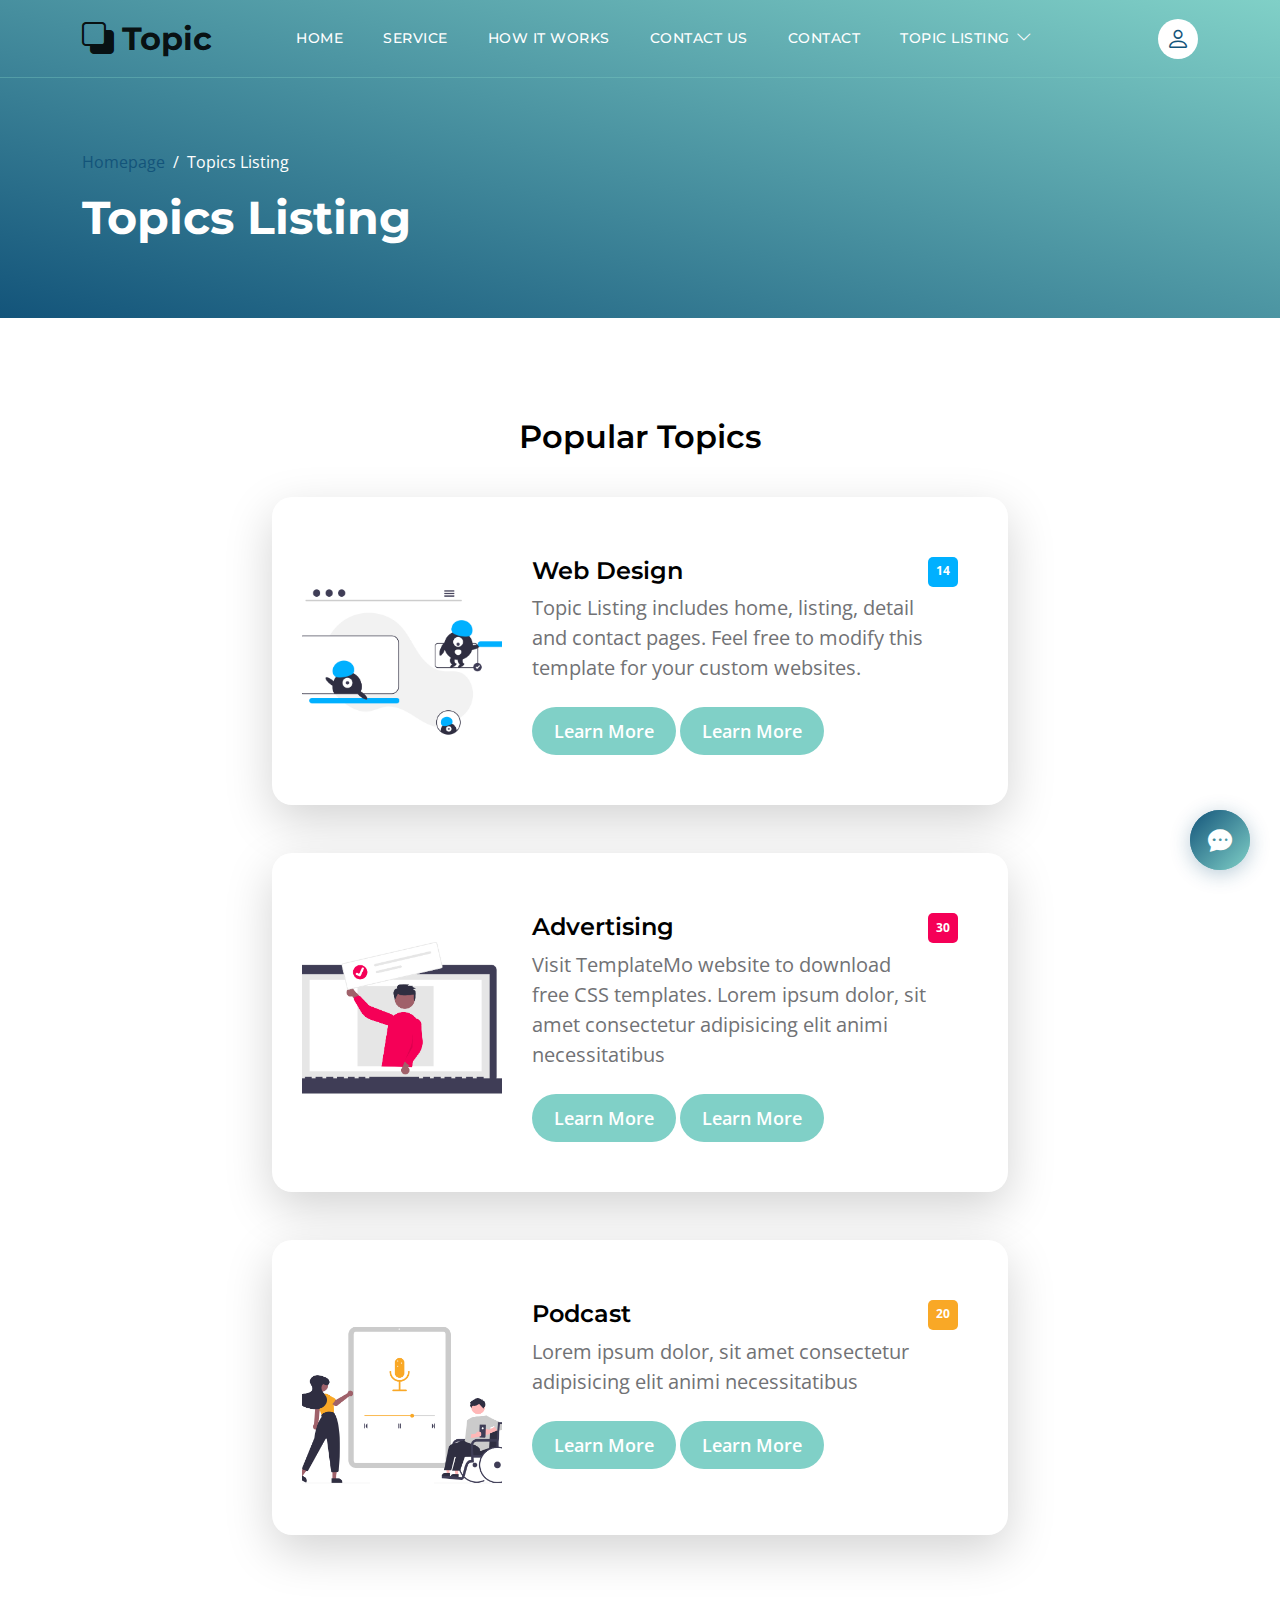
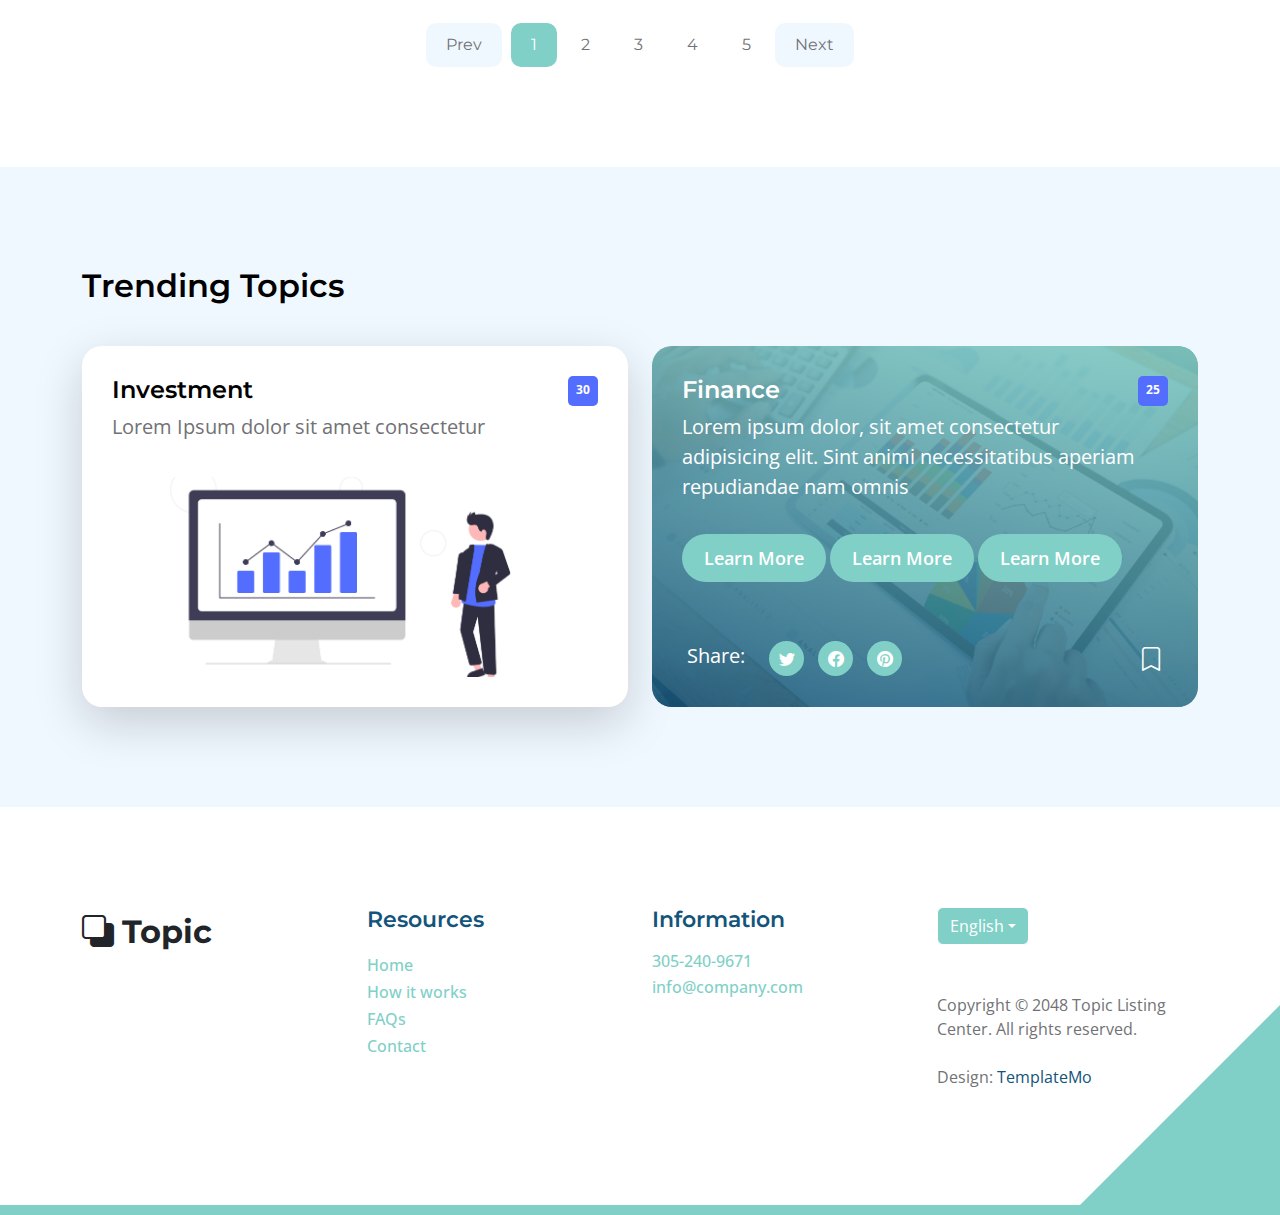
<file: topic-detail.html>
<!doctype html>
<html lang="en">
    <head>
        <meta charset="utf-8">
        <meta name="viewport" content="width=device-width, initial-scale=1">

        <meta name="description" content="">
        <meta name="author" content="">

        <title>Topic Detail Page</title>

        <!-- CSS FILES -->        
        <link rel="preconnect" href="https://fonts.googleapis.com">
        
        <link rel="preconnect" href="https://fonts.gstatic.com" crossorigin>

        <link href="https://fonts.googleapis.com/css2?family=Montserrat:wght@500;600;700&family=Open+Sans&display=swap" rel="stylesheet">
                        
        <link href="css/bootstrap.min.css" rel="stylesheet">

        <link href="css/bootstrap-icons.css" rel="stylesheet">

        <link href="css/templatemo-topic-listing.css" rel="stylesheet">
    </head>
    
    <body id="top">

        <main>

            <nav class="navbar navbar-expand-lg">
                <div class="container">
                    <a class="navbar-brand" href="index.html">
                        <i class="bi-back"></i>
                        <span>Topic</span>
                    </a>

                    <div class="d-lg-none ms-auto me-4">
                        <a href="#top" class="navbar-icon bi-person smoothscroll"></a>
                    </div>
    
                    <button class="navbar-toggler" type="button" data-bs-toggle="collapse" data-bs-target="#navbarNav" aria-controls="navbarNav" aria-expanded="false" aria-label="Toggle navigation">
                        <span class="navbar-toggler-icon"></span>
                    </button>
    
                    <div class="collapse navbar-collapse" id="navbarNav">
                        <ul class="navbar-nav ms-lg-5 me-lg-auto">
                            <li class="nav-item">
                                <a class="nav-link click-scroll" href="index.html#section_1">Home</a>
                            </li>

                            <li class="nav-item">
                                <a class="nav-link click-scroll" href="index.html#section_2">Service</a>
                            </li>
    
                            <li class="nav-item">
                                <a class="nav-link click-scroll" href="index.html#section_3">Teams</a>
                            </li>

                            <li class="nav-item">
                                <a class="nav-link click-scroll" href="index.html#section_4">Contact Us</a>
                            </li>
    
                            <li class="nav-item">
                                <a class="nav-link click-scroll" href="index.html#section_5">Contact</a>
                            </li>

                            <li class="nav-item dropdown">
                                <a class="nav-link dropdown-toggle" href="#section_5" id="navbarLightDropdownMenuLink" role="button" data-bs-toggle="dropdown" aria-expanded="false">Topic Listing</a>

                                <ul class="dropdown-menu dropdown-menu-light" aria-labelledby="navbarLightDropdownMenuLink">
                                    <li><a class="dropdown-item" href="topics-listing.html">All Topics</a></li>

                                    <li><a class="dropdown-item" href="topic-detail.html?topic=finance">Finance</a></li>
                                    
                                    <li><a class="dropdown-item" href="topic-detail.html?topic=design">Design</a></li>
                                    
                                    <li><a class="dropdown-item" href="topic-detail.html?topic=marketing">Marketing</a></li>
                                </ul>
                            </li>
                        </ul>

                        <div class="d-none d-lg-block">
                            <a href="#top" class="navbar-icon bi-person smoothscroll"></a>
                        </div>
                    </div>
                </div>
            </nav>
            

            <header class="site-header d-flex flex-column justify-content-center align-items-center">
                <div class="container">
                    <div class="row justify-content-center align-items-center">

                        <div class="col-lg-5 col-12 mb-5">
                            <nav aria-label="breadcrumb">
                                <ol class="breadcrumb">
                                    <li class="breadcrumb-item"><a href="index.html">Homepage</a></li>

                                    <li class="breadcrumb-item active" aria-current="page" id="topic-breadcrumb">Topic</li>
                                </ol>
                            </nav>

                            <h2 class="text-white" id="topic-title">Topic Details</h2>

                            <div class="d-flex align-items-center mt-5">
                                <a href="#topics-detail" class="btn custom-btn custom-border-btn smoothscroll me-4">Read More</a>

                                <a href="#top" class="custom-icon bi-bookmark smoothscroll"></a>
                            </div>
                        </div>

                        <div class="col-lg-5 col-12">
                            <div class="topics-detail-block bg-white shadow-lg">
                                <img id="topic-header-image" src="" class="topics-detail-block-image img-fluid" alt="">
                            </div>
                        </div>

                    </div>
                </div>
            </header>


            <section class="topics-detail-section section-padding" id="topics-detail">
                <div class="container">
                    <div class="row">

                        <div class="col-lg-8 col-12 m-auto">
                            <h3 id="topic-detail-title" class="mb-4">Topic Details</h3>

                            <div id="topic-content">
                                <!-- Topic content will be loaded here -->
                            </div>

                            <div class="row my-4" id="topic-images">
                                <!-- Additional images will be loaded here -->
                            </div>

                            <div id="topic-additional-content">
                                <!-- Additional content will be loaded here -->
                            </div>
                        </div>

                    </div>
                </div>
            </section>


            <section class="section-padding section-bg">
                <div class="container">
                    <div class="row justify-content-center">

                        <div class="col-lg-5 col-12">
                            <img src="https://images.pexels.com/photos/5212345/pexels-photo-5212345.jpeg?auto=compress&cs=tinysrgb&w=600" class="newsletter-image img-fluid" alt="">
                        </div>

                        <div class="col-lg-5 col-12 subscribe-form-wrap d-flex justify-content-center align-items-center">
                            <form class="custom-form subscribe-form" action="#" method="post" role="form">
                                <h4 class="mb-4 pb-2">Get Newsletter</h4>

                                <input type="email" name="subscribe-email" id="subscribe-email" pattern="[^ @]*@[^ @]*" class="form-control" placeholder="Email Address" required="">

                                <div class="col-lg-12 col-12">
                                    <button type="submit" class="form-control">Subscribe</button>
                                </div>
                            </form>
                        </div>

                    </div>
                </div>
            </section>
        </main>
		
        <footer class="site-footer section-padding">
            <div class="container">
                <div class="row">

                    <div class="col-lg-3 col-12 mb-4 pb-2">
                        <a class="navbar-brand mb-2" href="index.html">
                            <i class="bi-back"></i>
                            <span>Topic</span>
                        </a>
                    </div>

                    <div class="col-lg-3 col-md-4 col-6">
                        <h6 class="site-footer-title mb-3">Resources</h6>

                        <ul class="site-footer-links">
                            <li class="site-footer-link-item">
                                <a href="#" class="site-footer-link">Home</a>
                            </li>

                            <li class="site-footer-link-item">
                                <a href="#" class="site-footer-link">How it works</a>
                            </li>

                            <li class="site-footer-link-item">
                                <a href="#" class="site-footer-link">FAQs</a>
                            </li>

                            <li class="site-footer-link-item">
                                <a href="#" class="site-footer-link">Contact</a>
                            </li>
                        </ul>
                    </div>

                    <div class="col-lg-3 col-md-4 col-6 mb-4 mb-lg-0">
                        <h6 class="site-footer-title mb-3">Information</h6>

                        <p class="text-white d-flex mb-1">
                            <a href="tel: 305-240-9671" class="site-footer-link">
                                305-240-9671
                            </a>
                        </p>

                        <p class="text-white d-flex">
                            <a href="mailto:info@company.com" class="site-footer-link">
                                info@company.com
                            </a>
                        </p>
                    </div>

                    <div class="col-lg-3 col-md-4 col-12 mt-4 mt-lg-0 ms-auto">
                        <div class="dropdown">
                            <button class="btn btn-secondary dropdown-toggle" type="button" data-bs-toggle="dropdown" aria-expanded="false">
                            English</button>

                            <ul class="dropdown-menu">
                                <li><button class="dropdown-item" type="button">Thai</button></li>

                                <li><button class="dropdown-item" type="button">Myanmar</button></li>

                                <li><button class="dropdown-item" type="button">Arabic</button></li>
                            </ul>
                        </div>

                        <p class="copyright-text mt-lg-5 mt-4">Copyright © 2048 Topic Listing Center. All rights reserved.
                        <br><br>Design: <a rel="nofollow" href="https://templatemo.com" target="_blank">TemplateMo</a></p>
                        
                    </div>

                </div>
            </div>
        </footer>

        <!-- LIVE CHAT BUTTON -->
        <a href="#" class="live-chat-button" id="liveChatBtn">
            <span class="chat-tooltip">Chat with us!</span>
            <i class="bi-chat-dots-fill"></i>
        </a>

        <!-- JAVASCRIPT FILES -->
        <script src="js/jquery.min.js"></script>
        <script src="js/bootstrap.bundle.min.js"></script>
        <script src="js/jquery.sticky.js"></script>
        <script src="js/custom.js"></script>
        <script src="js/topic-detail.js"></script>
        <script src="js/live-chat.js"></script>

    </body>
</html>
</file>
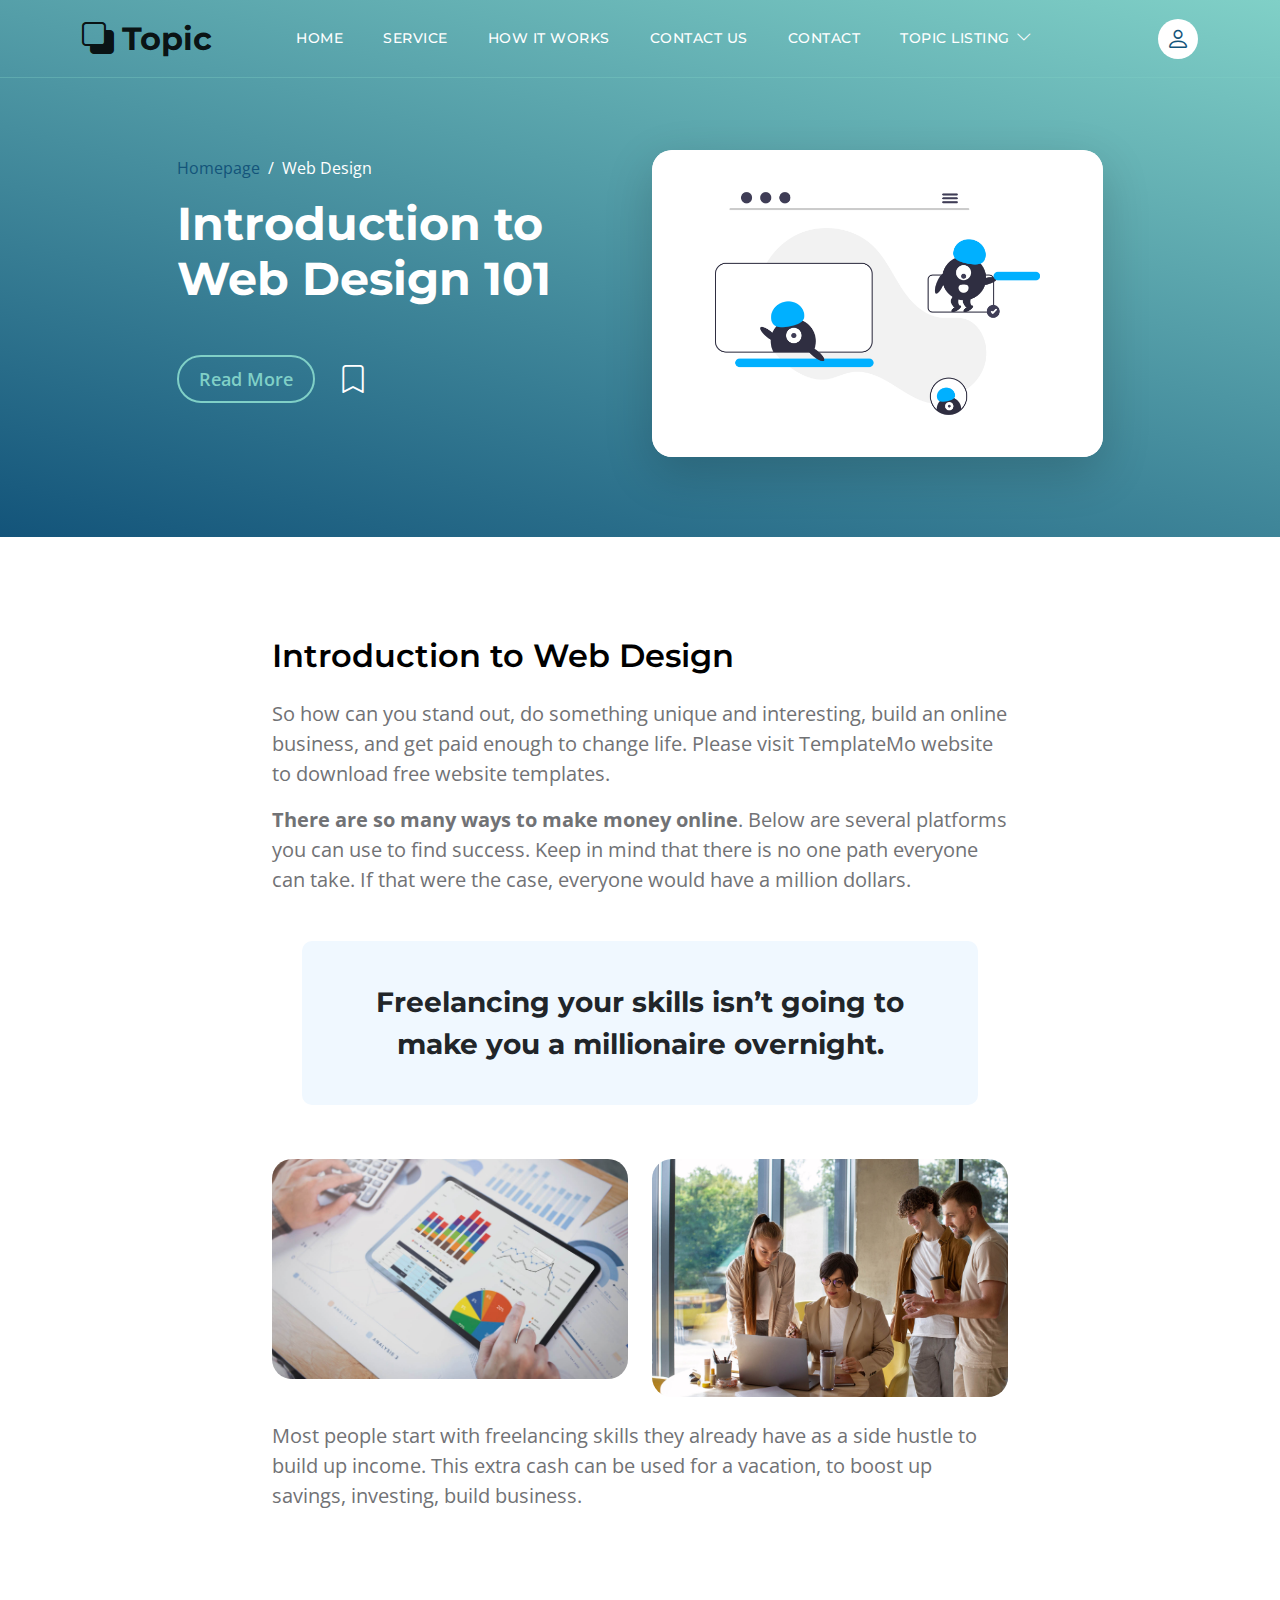
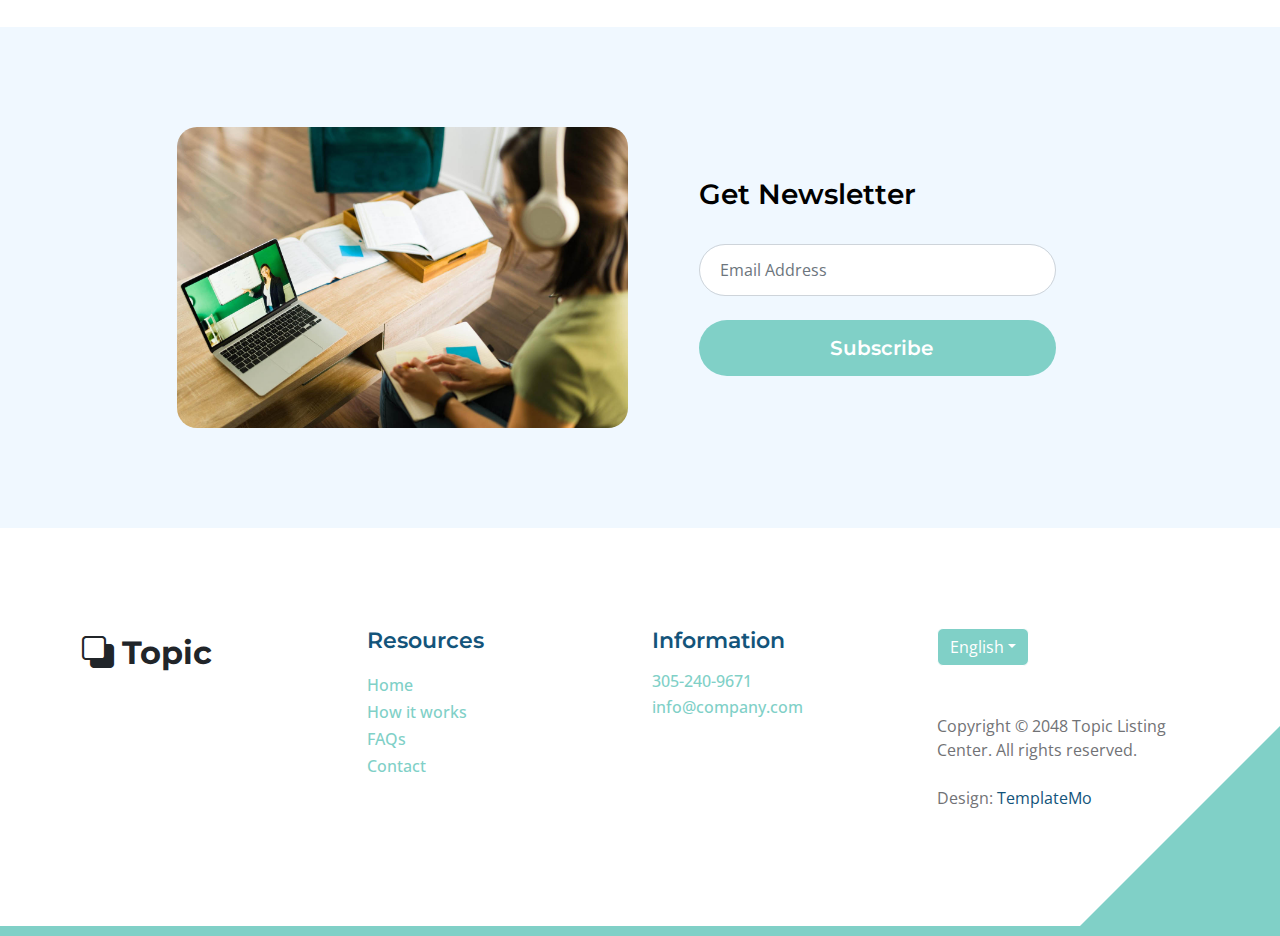
<file: topics-detail.html>
<!doctype html>
<html lang="en">
    <head>
        <meta charset="utf-8">
        <meta name="viewport" content="width=device-width, initial-scale=1">

        <meta name="description" content="">
        <meta name="author" content="">

        <title>Topic Detail Page</title>

        <!-- CSS FILES -->        
        <link rel="preconnect" href="https://fonts.googleapis.com">
        
        <link rel="preconnect" href="https://fonts.gstatic.com" crossorigin>

        <link href="https://fonts.googleapis.com/css2?family=Montserrat:wght@500;600;700&family=Open+Sans&display=swap" rel="stylesheet">
                        
        <link href="css/bootstrap.min.css" rel="stylesheet">

        <link href="css/bootstrap-icons.css" rel="stylesheet">

        <link href="css/templatemo-topic-listing.css" rel="stylesheet">
<!--

TemplateMo 590 topic listing

https://templatemo.com/tm-590-topic-listing

-->
    </head>
    
    <body id="top">

        <main>

            <nav class="navbar navbar-expand-lg">
                <div class="container">
                    <a class="navbar-brand" href="index.html">
                        <i class="bi-back"></i>
                        <span>Topic</span>
                    </a>

                    <div class="d-lg-none ms-auto me-4">
                        <a href="#top" class="navbar-icon bi-person smoothscroll"></a>
                    </div>
    
                    <button class="navbar-toggler" type="button" data-bs-toggle="collapse" data-bs-target="#navbarNav" aria-controls="navbarNav" aria-expanded="false" aria-label="Toggle navigation">
                        <span class="navbar-toggler-icon"></span>
                    </button>
    
                    <div class="collapse navbar-collapse" id="navbarNav">
                        <ul class="navbar-nav ms-lg-5 me-lg-auto">
                            <li class="nav-item">
                                <a class="nav-link click-scroll" href="index.html#section_1">Home</a>
                            </li>

                            <li class="nav-item">
                                <a class="nav-link click-scroll" href="index.html#section_2">Service</a>
                            </li>
    
                            <li class="nav-item">
                                <a class="nav-link click-scroll" href="index.html#section_3">How it works</a>
                            </li>

                            <li class="nav-item">
                                <a class="nav-link click-scroll" href="index.html#section_4">Contact Us</a>
                            </li>
    
                            <li class="nav-item">
                                <a class="nav-link click-scroll" href="index.html#section_5">Contact</a>
                            </li>

                            <li class="nav-item dropdown">
                                <a class="nav-link dropdown-toggle" href="#section_5" id="navbarLightDropdownMenuLink" role="button" data-bs-toggle="dropdown" aria-expanded="false">Topic Listing</a>

                                <ul class="dropdown-menu dropdown-menu-light" aria-labelledby="navbarLightDropdownMenuLink">
                                    <li><a class="dropdown-item" href="topics-listing.html">All Topics</a></li>

                                    <li><a class="dropdown-item" href="topic-detail.html?topic=finance">Finance</a></li>
                                    
                                    <li><a class="dropdown-item" href="topic-detail.html?topic=design">Design</a></li>
                                    
                                    <li><a class="dropdown-item" href="topic-detail.html?topic=marketing">Marketing</a></li>
                                </ul>
                            </li>
                        </ul>

                        <div class="d-none d-lg-block">
                            <a href="#top" class="navbar-icon bi-person smoothscroll"></a>
                        </div>
                    </div>
                </div>
            </nav>
            

            <header class="site-header d-flex flex-column justify-content-center align-items-center">
                <div class="container">
                    <div class="row justify-content-center align-items-center">

                        <div class="col-lg-5 col-12 mb-5">
                            <nav aria-label="breadcrumb">
                                <ol class="breadcrumb">
                                    <li class="breadcrumb-item"><a href="index.html">Homepage</a></li>

                                    <li class="breadcrumb-item active" aria-current="page">Web Design</li>
                                </ol>
                            </nav>

                            <h2 class="text-white">Introduction to <br> Web Design 101</h2>

                            <div class="d-flex align-items-center mt-5">
                                <a href="#topics-detail" class="btn custom-btn custom-border-btn smoothscroll me-4">Read More</a>

                                <a href="#top" class="custom-icon bi-bookmark smoothscroll"></a>
                            </div>
                        </div>

                        <div class="col-lg-5 col-12">
                            <div class="topics-detail-block bg-white shadow-lg">
                                <img src="images/topics/undraw_Remote_design_team_re_urdx.png" class="topics-detail-block-image img-fluid">
                            </div>
                        </div>

                    </div>
                </div>
            </header>


            <section class="topics-detail-section section-padding" id="topics-detail">
                <div class="container">
                    <div class="row">

                        <div class="col-lg-8 col-12 m-auto">
                            <h3 class="mb-4">Introduction to Web Design</h3>

                            <p>So how can you stand out, do something unique and interesting, build an online business, and get paid enough to change life. Please visit TemplateMo website to download free website templates.</p>

                            <p><strong>There are so many ways to make money online</strong>. Below are several platforms you can use to find success. Keep in mind that there is no one path everyone can take. If that were the case, everyone would have a million dollars.</p>

                            <blockquote>
                                Freelancing your skills isn’t going to make you a millionaire overnight.
                            </blockquote>

                            <div class="row my-4">
                                <div class="col-lg-6 col-md-6 col-12">
                                    <img src="images/businesswoman-using-tablet-analysis.jpg" class="topics-detail-block-image img-fluid">
                                </div>

                                <div class="col-lg-6 col-md-6 col-12 mt-4 mt-lg-0 mt-md-0">
                                    <img src="images/colleagues-working-cozy-office-medium-shot.jpg" class="topics-detail-block-image img-fluid">
                                </div>
                            </div>

                            <p>Most people start with freelancing skills they already have as a side hustle to build up income. This extra cash can be used for a vacation, to boost up savings, investing, build business.</p>
                        </div>

                    </div>
                </div>
            </section>


            <section class="section-padding section-bg">
                <div class="container">
                    <div class="row justify-content-center">

                        <div class="col-lg-5 col-12">
                            <img src="images/rear-view-young-college-student.jpg" class="newsletter-image img-fluid" alt="">
                        </div>

                        <div class="col-lg-5 col-12 subscribe-form-wrap d-flex justify-content-center align-items-center">
                            <form class="custom-form subscribe-form" action="#" method="post" role="form">
                                <h4 class="mb-4 pb-2">Get Newsletter</h4>

                                <input type="email" name="subscribe-email" id="subscribe-email" pattern="[^ @]*@[^ @]*" class="form-control" placeholder="Email Address" required="">

                                <div class="col-lg-12 col-12">
                                    <button type="submit" class="form-control">Subscribe</button>
                                </div>
                            </form>
                        </div>

                    </div>
                </div>
            </section>
        </main>
		
        <footer class="site-footer section-padding">
            <div class="container">
                <div class="row">

                    <div class="col-lg-3 col-12 mb-4 pb-2">
                        <a class="navbar-brand mb-2" href="index.html">
                            <i class="bi-back"></i>
                            <span>Topic</span>
                        </a>
                    </div>

                    <div class="col-lg-3 col-md-4 col-6">
                        <h6 class="site-footer-title mb-3">Resources</h6>

                        <ul class="site-footer-links">
                            <li class="site-footer-link-item">
                                <a href="#" class="site-footer-link">Home</a>
                            </li>

                            <li class="site-footer-link-item">
                                <a href="#" class="site-footer-link">How it works</a>
                            </li>

                            <li class="site-footer-link-item">
                                <a href="#" class="site-footer-link">FAQs</a>
                            </li>

                            <li class="site-footer-link-item">
                                <a href="#" class="site-footer-link">Contact</a>
                            </li>
                        </ul>
                    </div>

                    <div class="col-lg-3 col-md-4 col-6 mb-4 mb-lg-0">
                        <h6 class="site-footer-title mb-3">Information</h6>

                        <p class="text-white d-flex mb-1">
                            <a href="tel: 305-240-9671" class="site-footer-link">
                                305-240-9671
                            </a>
                        </p>

                        <p class="text-white d-flex">
                            <a href="mailto:info@company.com" class="site-footer-link">
                                info@company.com
                            </a>
                        </p>
                    </div>

                    <div class="col-lg-3 col-md-4 col-12 mt-4 mt-lg-0 ms-auto">
                        <div class="dropdown">
                            <button class="btn btn-secondary dropdown-toggle" type="button" data-bs-toggle="dropdown" aria-expanded="false">
                            English</button>

                            <ul class="dropdown-menu">
                                <li><button class="dropdown-item" type="button">Thai</button></li>

                                <li><button class="dropdown-item" type="button">Myanmar</button></li>

                                <li><button class="dropdown-item" type="button">Arabic</button></li>
                            </ul>
                        </div>

                        <p class="copyright-text mt-lg-5 mt-4">Copyright © 2048 Topic Listing Center. All rights reserved.
                        <br><br>Design: <a rel="nofollow" href="https://templatemo.com" target="_blank">TemplateMo</a></p>
                        
                    </div>

                </div>
            </div>
        </footer>

        <!-- JAVASCRIPT FILES -->
        <script src="js/jquery.min.js"></script>
        <script src="js/bootstrap.bundle.min.js"></script>
        <script src="js/jquery.sticky.js"></script>
        <script src="js/custom.js"></script>

    </body>
</html>
</file>
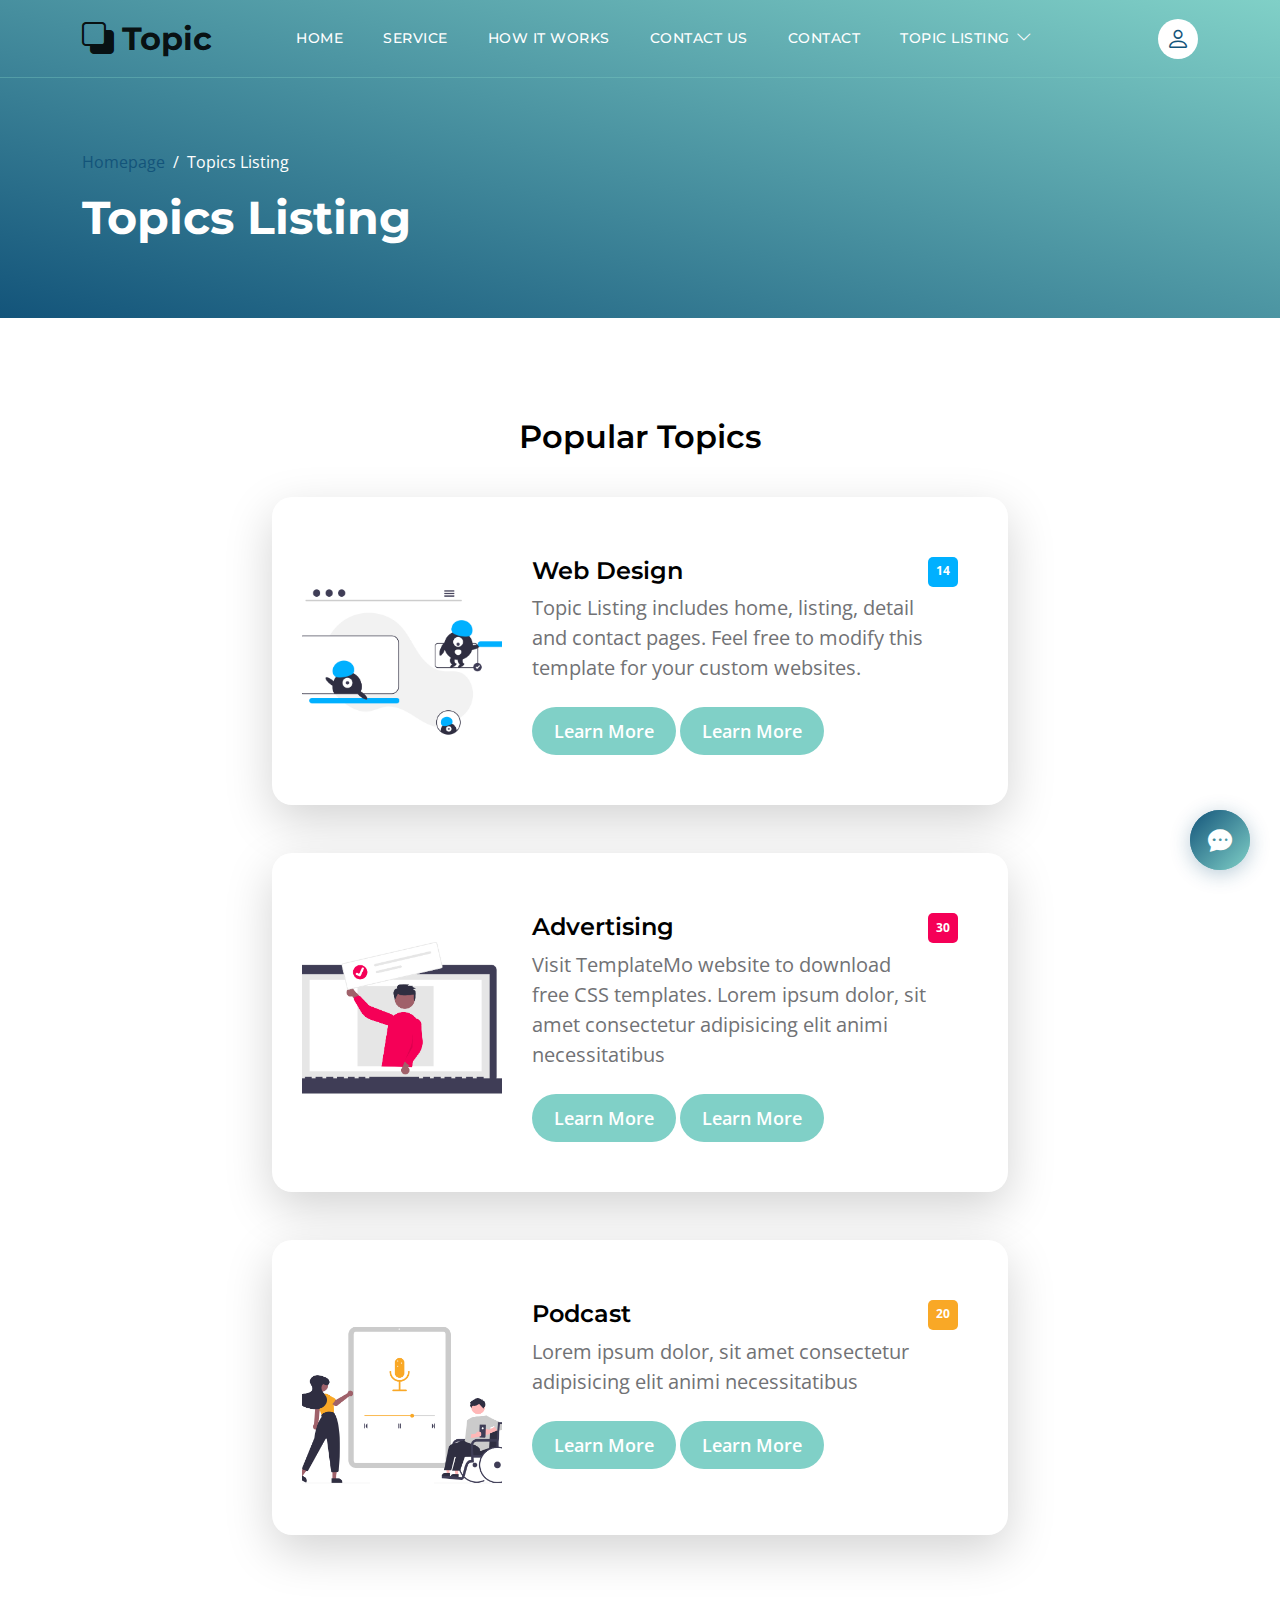
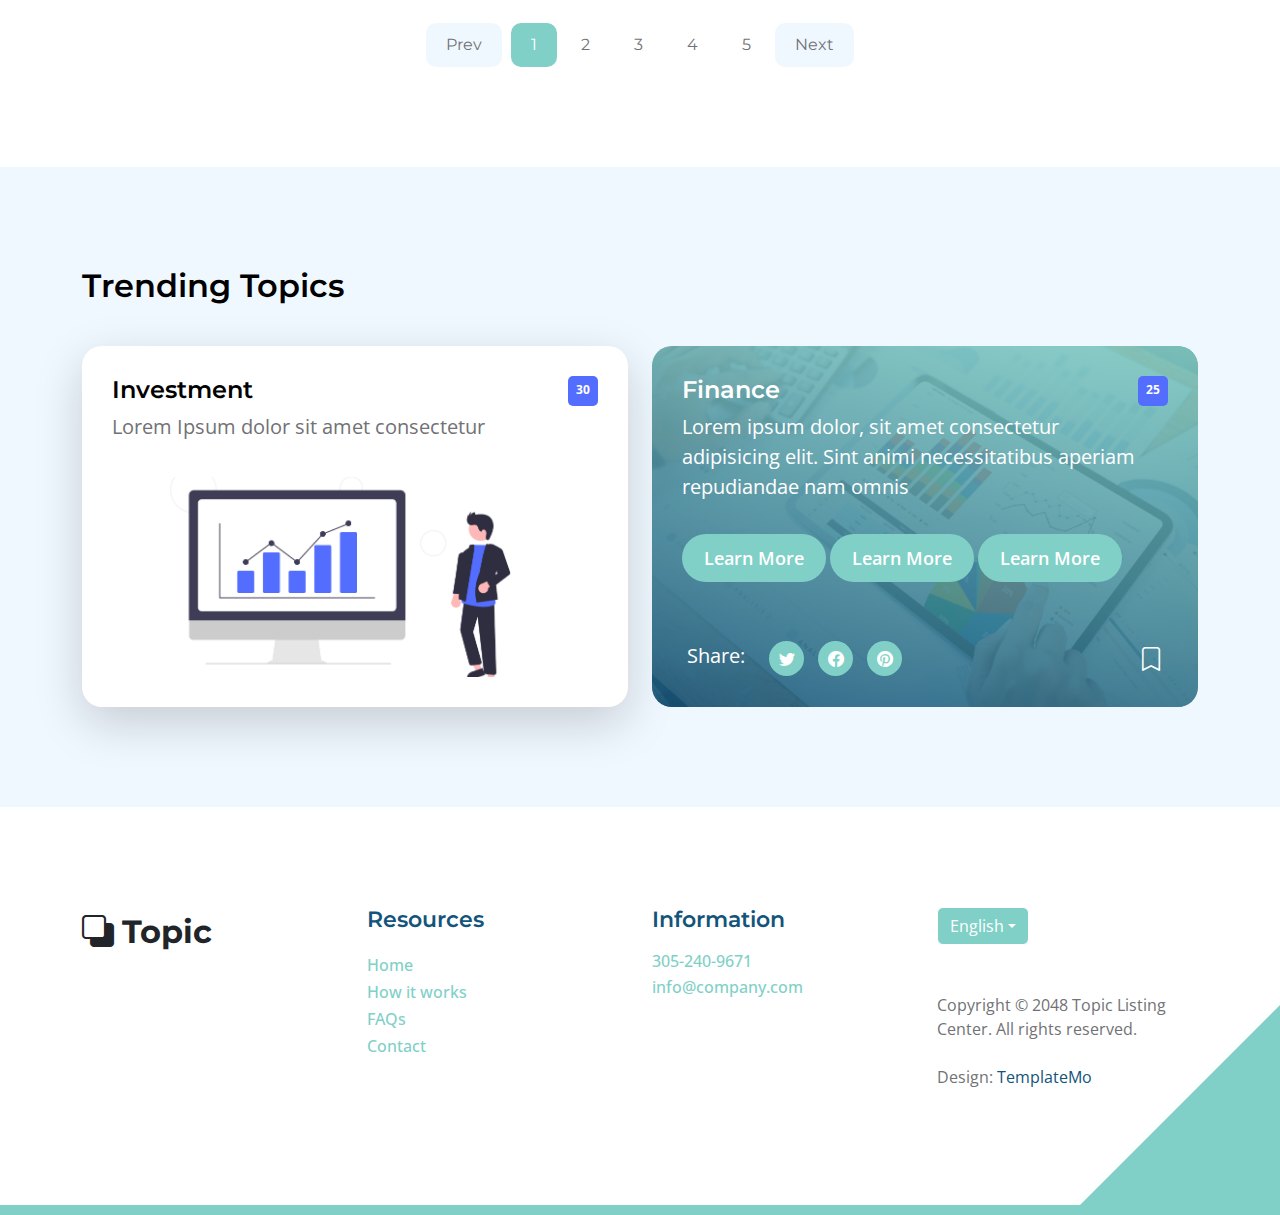
<file: topics-listing.html>
<!doctype html>
<html lang="en">
    <head>
        <meta charset="utf-8">
        <meta name="viewport" content="width=device-width, initial-scale=1">

        <meta name="description" content="">
        <meta name="author" content="">

        <title>Topic Listing Page</title>

        <!-- CSS FILES -->        
        <link rel="preconnect" href="https://fonts.googleapis.com">
        
        <link rel="preconnect" href="https://fonts.gstatic.com" crossorigin>

        <link href="https://fonts.googleapis.com/css2?family=Montserrat:wght@500;600;700&family=Open+Sans&display=swap" rel="stylesheet">
                        
        <link href="css/bootstrap.min.css" rel="stylesheet">

        <link href="css/bootstrap-icons.css" rel="stylesheet">

        <link href="css/templatemo-topic-listing.css" rel="stylesheet">
<!--

TemplateMo 590 topic listing

https://templatemo.com/tm-590-topic-listing

-->
    </head>
    
    <body class="topics-listing-page" id="top">

        <main>

            <nav class="navbar navbar-expand-lg">
                <div class="container">
                    <a class="navbar-brand" href="index.html">
                        <i class="bi-back"></i>
                        <span>Topic</span>
                    </a>

                    <div class="d-lg-none ms-auto me-4">
                        <a href="#top" class="navbar-icon bi-person smoothscroll"></a>
                    </div>
    
                    <button class="navbar-toggler" type="button" data-bs-toggle="collapse" data-bs-target="#navbarNav" aria-controls="navbarNav" aria-expanded="false" aria-label="Toggle navigation">
                        <span class="navbar-toggler-icon"></span>
                    </button>
    
                    <div class="collapse navbar-collapse" id="navbarNav">
                        <ul class="navbar-nav ms-lg-5 me-lg-auto">
                            <li class="nav-item">
                                <a class="nav-link click-scroll" href="index.html#section_1">Home</a>
                            </li>

                            <li class="nav-item">
                                <a class="nav-link click-scroll" href="index.html#section_2">Service</a>
                            </li>
    
                            <li class="nav-item">
                                <a class="nav-link click-scroll" href="index.html#section_3">How it works</a>
                            </li>

                            <li class="nav-item">
                                <a class="nav-link click-scroll" href="index.html#section_4">Contact Us</a>
                            </li>
    
                            <li class="nav-item">
                                <a class="nav-link click-scroll" href="index.html#section_5">Contact</a>
                            </li>

                            <li class="nav-item dropdown">
                                <a class="nav-link dropdown-toggle" href="#section_5" id="navbarLightDropdownMenuLink" role="button" data-bs-toggle="dropdown" aria-expanded="false">Topic Listing</a>

                                <ul class="dropdown-menu dropdown-menu-light" aria-labelledby="navbarLightDropdownMenuLink">
                                    <li><a class="dropdown-item active" href="topics-listing.html">All Topics</a></li>

                                    <li><a class="dropdown-item" href="topic-detail.html?topic=finance">Finance</a></li>
                                    
                                    <li><a class="dropdown-item" href="topic-detail.html?topic=design">Design</a></li>
                                    
                                    <li><a class="dropdown-item" href="topic-detail.html?topic=marketing">Marketing</a></li>
                                </ul>
                            </li>
                        </ul>

                        <div class="d-none d-lg-block">
                            <a href="#top" class="navbar-icon bi-person smoothscroll"></a>
                        </div>
                    </div>
                </div>
            </nav>


            <header class="site-header d-flex flex-column justify-content-center align-items-center">
                <div class="container">
                    <div class="row align-items-center">

                        <div class="col-lg-5 col-12">
                            <nav aria-label="breadcrumb">
                                <ol class="breadcrumb">
                                    <li class="breadcrumb-item"><a href="index.html">Homepage</a></li>

                                    <li class="breadcrumb-item active" aria-current="page">Topics Listing</li>
                                </ol>
                            </nav>

                            <h2 class="text-white">Topics Listing</h2>
                        </div>

                    </div>
                </div>
            </header>


            <section class="section-padding">
                <div class="container">
                    <div class="row">

                        <div class="col-lg-12 col-12 text-center">
                            <h3 class="mb-4">Popular Topics</h3>
                        </div>

                        <div class="col-lg-8 col-12 mt-3 mx-auto">
                            <div class="custom-block custom-block-topics-listing bg-white shadow-lg mb-5">
                                <div class="d-flex">
                                    <img src="images/topics/undraw_Remote_design_team_re_urdx.png" class="custom-block-image img-fluid" alt="">

                                    <div class="custom-block-topics-listing-info d-flex">
                                        <div>
                                            <h5 class="mb-2">Web Design</h5>

                                            <p class="mb-0">Topic Listing includes home, listing, detail and contact pages. Feel free to modify this template for your custom websites.</p>

                                            <a href="topics-detail.html" class="btn custom-btn mt-3 mt-lg-4">Learn More</a>
                                            <a href="topic-detail.html?topic=design" class="btn custom-btn mt-3 mt-lg-4">Learn More</a>
                                        </div>

                                        <span class="badge bg-design rounded-pill ms-auto">14</span>
                                    </div>
                                </div>
                            </div>

                            <div class="custom-block custom-block-topics-listing bg-white shadow-lg mb-5">
                                <div class="d-flex">
                                    <img src="images/topics/undraw_online_ad_re_ol62.png" class="custom-block-image img-fluid" alt="">

                                    <div class="custom-block-topics-listing-info d-flex">
                                        <div>
                                            <h5 class="mb-2">Advertising</h5>

                                            <p class="mb-0">Visit TemplateMo website to download free CSS templates. Lorem ipsum dolor, sit amet consectetur adipisicing elit animi necessitatibus</p>

                                            <a href="topics-detail.html" class="btn custom-btn mt-3 mt-lg-4">Learn More</a>
                                            <a href="topic-detail.html?topic=marketing" class="btn custom-btn mt-3 mt-lg-4">Learn More</a>
                                        </div>

                                        <span class="badge bg-advertising rounded-pill ms-auto">30</span>
                                    </div>
                                </div>
                            </div>

                            <div class="custom-block custom-block-topics-listing bg-white shadow-lg mb-5">
                                <div class="d-flex">
                                    <img src="images/topics/undraw_Podcast_audience_re_4i5q.png" class="custom-block-image img-fluid" alt="">

                                    <div class="custom-block-topics-listing-info d-flex">
                                        <div>
                                            <h5 class="mb-2">Podcast</h5>

                                            <p class="mb-0">Lorem ipsum dolor, sit amet consectetur adipisicing elit animi necessitatibus</p>

                                            <a href="topics-detail.html" class="btn custom-btn mt-3 mt-lg-4">Learn More</a>
                                            <a href="topic-detail.html?topic=technology" class="btn custom-btn mt-3 mt-lg-4">Learn More</a>
                                        </div>

                                        <span class="badge bg-music rounded-pill ms-auto">20</span>
                                    </div>
                                </div>
                            </div>
                        </div>

                        <div class="col-lg-12 col-12">
                            <nav aria-label="Page navigation example">
                                <ul class="pagination justify-content-center mb-0">
                                    <li class="page-item">
                                        <a class="page-link" href="#" aria-label="Previous">
                                            <span aria-hidden="true">Prev</span>
                                        </a>
                                    </li>

                                    <li class="page-item active" aria-current="page">
                                        <a class="page-link" href="#">1</a>
                                    </li>
                                    
                                    <li class="page-item">
                                        <a class="page-link" href="#">2</a>
                                    </li>
                                    
                                    <li class="page-item">
                                        <a class="page-link" href="#">3</a>
                                    </li>

                                    <li class="page-item">
                                        <a class="page-link" href="#">4</a>
                                    </li>

                                    <li class="page-item">
                                        <a class="page-link" href="#">5</a>
                                    </li>
                                    
                                    <li class="page-item">
                                        <a class="page-link" href="#" aria-label="Next">
                                            <span aria-hidden="true">Next</span>
                                        </a>
                                    </li>
                                </ul>
                            </nav>
                        </div>

                    </div>
                </div>
            </section>


            <section class="section-padding section-bg">
                <div class="container">
                    <div class="row">

                        <div class="col-lg-12 col-12">
                            <h3 class="mb-4">Trending Topics</h3>
                        </div>

                        <div class="col-lg-6 col-md-6 col-12 mt-3 mb-4 mb-lg-0">
                            <div class="custom-block bg-white shadow-lg">
                                <a href="topics-detail.html">
                                    <div class="d-flex">
                                        <div>
                                            <h5 class="mb-2">Investment</h5>

                                            <p class="mb-0">Lorem Ipsum dolor sit amet consectetur</p>
                                        </div>

                                        <span class="badge bg-finance rounded-pill ms-auto">30</span>
                                    </div>

                                    <img src="images/topics/undraw_Finance_re_gnv2.png" class="custom-block-image img-fluid" alt="">
                                </a>
                            </div>
                        </div>

                        <div class="col-lg-6 col-md-6 col-12 mt-lg-3">
                            <div class="custom-block custom-block-overlay">
                                <div class="d-flex flex-column h-100">
                                    <img src="images/businesswoman-using-tablet-analysis.jpg" class="custom-block-image img-fluid" alt="">

                                    <div class="custom-block-overlay-text d-flex">
                                        <div>
                                            <h5 class="text-white mb-2">Finance</h5>

                                            <p class="text-white">Lorem ipsum dolor, sit amet consectetur adipisicing elit. Sint animi necessitatibus aperiam repudiandae nam omnis</p>

                                            <a href="topics-detail.html" class="btn custom-btn mt-2 mt-lg-3">Learn More</a>
                                            <a href="topic-detail.html?topic=finance" class="btn custom-btn mt-2 mt-lg-3">Learn More</a>
                                            <a href="topic-detail.html?topic=finance" class="btn custom-btn mt-2 mt-lg-3">Learn More</a>
                                        </div>

                                        <span class="badge bg-finance rounded-pill ms-auto">25</span>
                                    </div>

                                    <div class="social-share d-flex">
                                        <p class="text-white me-4">Share:</p>

                                        <ul class="social-icon">
                                            <li class="social-icon-item">
                                                <a href="#" class="social-icon-link bi-twitter"></a>
                                            </li>

                                            <li class="social-icon-item">
                                                <a href="#" class="social-icon-link bi-facebook"></a>
                                            </li>

                                            <li class="social-icon-item">
                                                <a href="#" class="social-icon-link bi-pinterest"></a>
                                            </li>
                                        </ul>

                                        <a href="#" class="custom-icon bi-bookmark ms-auto"></a>
                                    </div>

                                    <div class="section-overlay"></div>
                                </div>
                            </div>
                        </div>

                    </div>
                </div>
            </section>
        </main>

		<footer class="site-footer section-padding">
            <div class="container">
                <div class="row">

                    <div class="col-lg-3 col-12 mb-4 pb-2">
                        <a class="navbar-brand mb-2" href="index.html">
                            <i class="bi-back"></i>
                            <span>Topic</span>
                        </a>
                    </div>

                    <div class="col-lg-3 col-md-4 col-6">
                        <h6 class="site-footer-title mb-3">Resources</h6>

                        <ul class="site-footer-links">
                            <li class="site-footer-link-item">
                                <a href="#" class="site-footer-link">Home</a>
                            </li>

                            <li class="site-footer-link-item">
                                <a href="#" class="site-footer-link">How it works</a>
                            </li>

                            <li class="site-footer-link-item">
                                <a href="#" class="site-footer-link">FAQs</a>
                            </li>

                            <li class="site-footer-link-item">
                                <a href="#" class="site-footer-link">Contact</a>
                            </li>
                        </ul>
                    </div>

                    <div class="col-lg-3 col-md-4 col-6 mb-4 mb-lg-0">
                        <h6 class="site-footer-title mb-3">Information</h6>

                        <p class="text-white d-flex mb-1">
                            <a href="tel: 305-240-9671" class="site-footer-link">
                                305-240-9671
                            </a>
                        </p>

                        <p class="text-white d-flex">
                            <a href="mailto:info@company.com" class="site-footer-link">
                                info@company.com
                            </a>
                        </p>
                    </div>

                    <div class="col-lg-3 col-md-4 col-12 mt-4 mt-lg-0 ms-auto">
                        <div class="dropdown">
                            <button class="btn btn-secondary dropdown-toggle" type="button" data-bs-toggle="dropdown" aria-expanded="false">
                            English</button>

                            <ul class="dropdown-menu">
                                <li><button class="dropdown-item" type="button">Thai</button></li>

                                <li><button class="dropdown-item" type="button">Myanmar</button></li>

                                <li><button class="dropdown-item" type="button">Arabic</button></li>
                            </ul>
                        </div>

                        <p class="copyright-text mt-lg-5 mt-4">Copyright © 2048 Topic Listing Center. All rights reserved.
                        <br><br>Design: <a rel="nofollow" href="https://templatemo.com" target="_blank">TemplateMo</a></p>
                        
                    </div>

                </div>
            </div>
        </footer>

        <!-- LIVE CHAT BUTTON -->
        <a href="#" class="live-chat-button" id="liveChatBtn">
            <span class="chat-tooltip">Chat with us!</span>
            <i class="bi-chat-dots-fill"></i>
        </a>

        <!-- JAVASCRIPT FILES -->
        <script src="js/jquery.min.js"></script>
        <script src="js/bootstrap.bundle.min.js"></script>
        <script src="js/jquery.sticky.js"></script>
        <script src="js/custom.js"></script>
        <script src="js/live-chat.js"></script>

    </body>
</html>
</file>
<file: css/templatemo-topic-listing.css>
/*

TemplateMo 590 topic listing

https://templatemo.com/tm-590-topic-listing

*/

/*---------------------------------------
  CUSTOM PROPERTIES ( VARIABLES )             
-----------------------------------------*/
:root {
  --white-color:                  #ffffff;
  --primary-color:                #13547a;
  --secondary-color:              #80d0c7;
  --section-bg-color:             #f0f8ff;
  --custom-btn-bg-color:          #80d0c7;
  --custom-btn-bg-hover-color:    #13547a;
  --dark-color:                   #000000;
  --p-color:                      #717275;
  --border-color:                 #7fffd4;
  --link-hover-color:             #13547a;

  --body-font-family:             'Open Sans', sans-serif;
  --title-font-family:            'Montserrat', sans-serif;

  --h1-font-size:                 58px;
  --h2-font-size:                 46px;
  --h3-font-size:                 32px;
  --h4-font-size:                 28px;
  --h5-font-size:                 24px;
  --h6-font-size:                 22px;
  --p-font-size:                  20px;
  --menu-font-size:               14px;
  --btn-font-size:                18px;
  --copyright-font-size:          16px;

  --border-radius-large:          100px;
  --border-radius-medium:         20px;
  --border-radius-small:          10px;

  --font-weight-normal:           400;
  --font-weight-medium:           500;
  --font-weight-semibold:         600;
  --font-weight-bold:             700;
}

body {
  background-color: var(--white-color);
  font-family: var(--body-font-family); 
}


/*---------------------------------------
  TYPOGRAPHY               
-----------------------------------------*/

h2,
h3,
h4,
h5,
h6 {
  color: var(--dark-color);
}

h1,
h2,
h3,
h4,
h5,
h6 {
  font-family: var(--title-font-family); 
  font-weight: var(--font-weight-semibold);
}

h1 {
  font-size: var(--h1-font-size);
  font-weight: var(--font-weight-bold);
}

h2 {
  font-size: var(--h2-font-size);
  font-weight: var(--font-weight-bold);
}

h3 {
  font-size: var(--h3-font-size);
}

h4 {
  font-size: var(--h4-font-size);
}

h5 {
  font-size: var(--h5-font-size);
}

h6 {
  color: var(--primary-color);
  font-size: var(--h6-font-size);
}

p {
  color: var(--p-color);
  font-size: var(--p-font-size);
  font-weight: var(--font-weight-normal);
}

ul li {
  color: var(--p-color);
  font-size: var(--p-font-size);
  font-weight: var(--font-weight-normal);
}

a, 
button {
  touch-action: manipulation;
  transition: all 0.3s;
}

a {
  display: inline-block;
  color: var(--primary-color);
  text-decoration: none;
}

a:hover {
  color: var(--link-hover-color);
}

b,
strong {
  font-weight: var(--font-weight-bold);
}


/*---------------------------------------
  SECTION               
-----------------------------------------*/
.section-padding {
  padding-top: 100px;
  padding-bottom: 100px;
}

.section-bg {
  background-color: var(--section-bg-color);
}

.section-overlay {
  background-image: linear-gradient(15deg, #13547a 0%, #80d0c7 100%);
  position: absolute;
  top: 0;
  left: 0;
  pointer-events: none;
  width: 100%;
  height: 100%;
  opacity: 0.85;
}

.section-overlay + .container {
  position: relative;
}

.tab-content {
  background-color: var(--white-color);
  border-radius: var(--border-radius-medium);
}

.nav-tabs {
  border-bottom: 1px solid #ecf3f2;
  margin-bottom: 40px;
  justify-content: center;
}

.nav-tabs .nav-link {
  border-radius: 0;
  border-top: 0;
  border-right: 0;
  border-left: 0;
  color: var(--p-color);
  font-family: var(--title-font-family);
  font-size: var(--btn-font-size);
  font-weight: var(--font-weight-medium);
  padding: 15px 25px;
  transition: all 0.3s;
}

.nav-tabs .nav-link:first-child {
  margin-right: 20px;
}

.nav-tabs .nav-item.show .nav-link, 
.nav-tabs .nav-link.active,
.nav-tabs .nav-link:focus, 
.nav-tabs .nav-link:hover {
  border-bottom-color: var(--primary-color);
  color: var(--primary-color);
}


/*---------------------------------------
  CUSTOM ICON COLOR               
-----------------------------------------*/
.custom-icon {
  color: var(--secondary-color);
}


/*---------------------------------------
  CUSTOM BUTTON               
-----------------------------------------*/
.custom-btn {
  background: var(--custom-btn-bg-color);
  border: 2px solid transparent;
  border-radius: var(--border-radius-large);
  color: var(--white-color);
  font-size: var(--btn-font-size);
  font-weight: var(--font-weight-semibold);
  line-height: normal;
  transition: all 0.3s;
  padding: 10px 20px;
}

.custom-btn:hover {
  background: var(--custom-btn-bg-hover-color);
  color: var(--white-color);
}

.custom-border-btn {
  background: transparent;
  border: 2px solid var(--custom-btn-bg-color);
  color: var(--custom-btn-bg-color);
}

.custom-border-btn:hover {
  background: var(--custom-btn-bg-color);
  border-color: transparent;
  color: var(--white-color);
}

.custom-btn-bg-white {
  border-color: var(--white-color);
  color: var(--white-color);
}


/*---------------------------------------
  SITE HEADER              
-----------------------------------------*/
.site-header {
  background-image: linear-gradient(15deg, #13547a 0%, #80d0c7 100%);
  padding-top: 150px;
  padding-bottom: 80px;
}

.site-header .container {
  height: 100%;
}

.breadcrumb-item+.breadcrumb-item::before,
.breadcrumb-item a:hover,
.breadcrumb-item.active {
  color: var(--white-color);
}

.site-header .custom-icon {
  color: var(--white-color);
  font-size: var(--h4-font-size);
}

.site-header .custom-icon:hover {
  color: var(--secondary-color);
}


/*---------------------------------------
  NAVIGATION              
-----------------------------------------*/
.sticky-wrapper {
  position: absolute;
  top: 0;
  right: 0;
  left: 0;
}

.sticky-wrapper.is-sticky .navbar {
  background-color: var(--secondary-color);
}

.navbar {
  background: transparent;
  border-bottom: 1px solid rgba(128, 208, 199, 0.35);
  z-index: 9;
}

.navbar-brand,
.navbar-brand:hover {
  font-size: var(--h3-font-size);
  font-weight: var(--font-weight-bold);
  display: block;
}

.navbar-brand span {
  font-family: var(--title-font-family);
}

.navbar-expand-lg .navbar-nav .nav-link {
  border-radius: var(--border-radius-large);
  margin: 10px;
  padding: 10px;
}

.navbar-nav .nav-link {
  display: inline-block;
  color: var(--white-color);
  font-family: var(--title-font-family); 
  font-size: var(--menu-font-size);
  font-weight: var(--font-weight-medium);
  text-transform: uppercase;
  letter-spacing: 0.5px;
  position: relative;
  padding-top: 15px;
  padding-bottom: 15px;
}

.navbar-nav .nav-link.active, 
.navbar-nav .nav-link:hover {
  color: var(--primary-color);
}

.navbar .dropdown-menu {
  background: var(--white-color);
  box-shadow: 0 1rem 3rem rgba(0,0,0,.175);
  border: 0;
  display: inherit;
  opacity: 0;
  min-width: 9rem;
  margin-top: 20px;
  padding: 13px 0 10px 0;
  transition: all 0.3s;
  pointer-events: none;
}

.navbar .dropdown-menu::before {
  content: "";
  width: 0;
  height: 0;
  border-left: 20px solid transparent;
  border-right: 20px solid transparent;
  border-bottom: 15px solid var(--white-color);
  position: absolute;
  top: -10px;
  left: 10px;
}

.navbar .dropdown-item {
  display: inline-block;
  color: var(--p-bg-color);
  font-family: var(--title-font-family); 
  font-size: var(--menu-font-size);
  font-weight: var(--font-weight-medium);
  text-transform: uppercase;
  letter-spacing: 0.5px;
  position: relative;
}

.navbar .dropdown-item.active, 
.navbar .dropdown-item:active,
.navbar .dropdown-item:focus, 
.navbar .dropdown-item:hover {
  background: transparent;
  color: var(--primary-color);
}

.navbar .dropdown-toggle::after {
  content: "\f282";
  display: inline-block;
  font-family: bootstrap-icons !important;
  font-size: var(--copyright-font-size);
  font-style: normal;
  font-weight: normal !important;
  font-variant: normal;
  text-transform: none;
  line-height: 1;
  vertical-align: -.125em;
  -webkit-font-smoothing: antialiased;
  -moz-osx-font-smoothing: grayscale;
  position: relative;
  left: 2px;
  border: 0;
}

@media screen and (min-width: 992px) {
  .navbar .dropdown:hover .dropdown-menu {
    opacity: 1;
    margin-top: 0;
    pointer-events: auto;
  }
}

.navbar-icon {
  background: var(--white-color);
  border-radius: var(--border-radius-large);
  display: inline-block;
  font-size: var(--h5-font-size);
  width: 40px;
  height: 40px;
  line-height: 40px;
  text-align: center;
  transition: all 0.3s ease;
}

.navbar-icon:hover {
  background: var(--primary-color);
  color: var(--white-color);
}

.navbar-toggler {
  border: 0;
  padding: 0;
  cursor: pointer;
  margin: 0;
  width: 30px;
  height: 35px;
  outline: none;
}

.navbar-toggler:focus {
  outline: none;
  box-shadow: none;
}

.navbar-toggler[aria-expanded="true"] .navbar-toggler-icon {
  background: transparent;
}

.navbar-toggler[aria-expanded="true"] .navbar-toggler-icon:before,
.navbar-toggler[aria-expanded="true"] .navbar-toggler-icon:after {
  transition: top 300ms 50ms ease, -webkit-transform 300ms 350ms ease;
  transition: top 300ms 50ms ease, transform 300ms 350ms ease;
  transition: top 300ms 50ms ease, transform 300ms 350ms ease, -webkit-transform 300ms 350ms ease;
  top: 0;
}

.navbar-toggler[aria-expanded="true"] .navbar-toggler-icon:before {
  transform: rotate(45deg);
}

.navbar-toggler[aria-expanded="true"] .navbar-toggler-icon:after {
  transform: rotate(-45deg);
}

.navbar-toggler .navbar-toggler-icon {
  background: var(--white-color);
  transition: background 10ms 300ms ease;
  display: block;
  width: 30px;
  height: 2px;
  position: relative;
}

.navbar-toggler .navbar-toggler-icon:before,
.navbar-toggler .navbar-toggler-icon:after {
  transition: top 300ms 350ms ease, -webkit-transform 300ms 50ms ease;
  transition: top 300ms 350ms ease, transform 300ms 50ms ease;
  transition: top 300ms 350ms ease, transform 300ms 50ms ease, -webkit-transform 300ms 50ms ease;
  position: absolute;
  right: 0;
  left: 0;
  background: var(--white-color);
  width: 30px;
  height: 2px;
  content: '';
}

.navbar-toggler .navbar-toggler-icon::before {
  top: -8px;
}

.navbar-toggler .navbar-toggler-icon::after {
  top: 8px;
}


/*---------------------------------------
  HERO        
-----------------------------------------*/
.hero-section {
  background-image: linear-gradient(15deg, #13547a 0%, #80d0c7 100%);
  position: relative;
  overflow: hidden;
  padding-top: 150px;
  padding-bottom: 150px;
}

.hero-section .input-group {
  background-color: var(--white-color);
  border-radius: var(--border-radius-large);
  padding: 10px 15px;
}

.hero-section .input-group-text {
  background-color: transparent;
  border: 0;
}

.hero-section input[type="search"] {
  border: 0;
  box-shadow: none;
  margin-bottom: 0;
  padding-left: 0;
}

.hero-section button[type="submit"] {
  background-color: var(--primary-color);
  border: 0;
  border-radius: var(--border-radius-large) !important;
  color: var(--white-color);
  max-width: 150px;
}


/*---------------------------------------
  TOPICS              
-----------------------------------------*/
.featured-section {
  background-color: var(--secondary-color);
  border-radius: 0 0 100px 100px;
  padding-bottom: 100px;
}

.featured-section .row {
  position: relative;
  bottom: 100px;
  margin-bottom: -100px;
}

.custom-block {
  border-radius: var(--border-radius-medium);
  position: relative;
  overflow: hidden;
  padding: 30px;
  transition: all 0.3s ease;
  height: 100%;
}

.custom-block:hover {
  background-color: var(--secondary-color);
  transform: translateY(-3px);
}

.custom-block > a {
  width: 100%;
}

.custom-block-image {
  display: block;
  width: 100%;
  height: 200px;
  object-fit: cover;
  margin-top: 35px;
}

.custom-block .rounded-pill {
  border-radius: 5px !important;
  display: flex;
  justify-content: center;
  text-align: center;
  width: 30px;
  height: 30px;
  line-height: 20px;
}

.custom-block-overlay {
  height: 100%;
  min-height: 350px;
  padding: 0;
}

.custom-block-overlay > a {
  height: 100%;
}

.custom-block-overlay .custom-block-image {
  border-radius: var(--border-radius-medium);
  display: block;
  height: 100%;
  margin-top: 0;
}

.custom-block-overlay-text {
  position: absolute;
  z-index: 2;
  top: 0;
  right: 0;
  left: 0;
  padding: 30px;
}

.social-share {
  position: absolute;
  bottom: 0;
  right: 0;
  left: 0;
  z-index: 2;
  padding: 20px 35px;
}

.social-share .bi-bookmark {
  color: var(--white-color);
  font-size: var(--h5-font-size);
}

.social-share .bi-bookmark:hover {
  color: var(--secondary-color);
}

.bg-design {
  background-color: #00B0FF;
}

.bg-graphic {
  background-color: #00BFA6;
}

.bg-advertising {
  background-color: #F50057;
}

.bg-finance {
  background-color: #536DFE;
}

.bg-music {
  background-color: #F9A826;
}

.bg-education {
  background-color: #00BFA6;
}


/*---------------------------------------
  TOPICS               
-----------------------------------------*/
.topics-detail-block {
  border-radius: var(--border-radius-medium);
  position: relative;
  overflow: hidden;
}

.topics-detail-block-image {
  display: block;
  border-radius: var(--border-radius-medium);
}

blockquote {
  background-color: var(--section-bg-color);
  border-radius: var(--border-radius-small);
  font-family: var(--title-font-family);
  font-size: var(--h4-font-size);
  font-weight: var(--font-weight-bold);
  display: inline-block;
  text-align: center;
  margin: 30px;
  padding: 40px;
}

.topics-listing-page .site-header {
  padding-bottom: 65px;
}

.custom-block-topics-listing-info {
  margin: 30px 20px 20px 30px;
}

.custom-block-topics-listing {
  height: inherit;
}

.custom-block-topics-listing .custom-block-image {
  width: 200px;
}


/*---------------------------------------
  PAGINATION              
-----------------------------------------*/
.pagination {
  margin-top: 40px;
}

.page-link {
  border: 0;
  border-radius: var(--border-radius-small);
  color: var(--p-color);
  font-family: var(--title-font-family);
  margin: 0 5px;
  padding: 10px 20px;
}

.page-link:hover,
.page-item:first-child .page-link:hover,
.page-item:last-child .page-link:hover {
  background-color: var(--secondary-color);
  color: var(--white-color);
}

.page-item:first-child .page-link {
  margin-right: 10px;
}

.page-item:first-child .page-link,
.page-item:last-child .page-link {
  background-color: var(--section-bg-color);
  border-radius: var(--border-radius-small);
}

.active>.page-link, .page-link.active {
  background-color: var(--secondary-color);
  border-color: var(--secondary-color);
}


/*---------------------------------------
  TIMELINE              
-----------------------------------------*/
.timeline-section {
  background-image: url('../images/colleagues-working-cozy-office-medium-shot.jpg');
  background-repeat: no-repeat;
  background-position: center;
  background-size: cover;
  position: relative;
}

.timeline-container .vertical-scrollable-timeline {
  list-style-type: none;
  position: relative;
  padding-left: 0;
}

.timeline-container .vertical-scrollable-timeline .list-progress {
  width: 8px;
  height: 87%;
  background-color: var(--primary-color);
  position: absolute;
  left: 52px;
  top: 0;
  overflow: hidden;
}

.timeline-container .vertical-scrollable-timeline .list-progress .inner {
  position: absolute;
  right: 0;
  bottom: 0;
  height: 100%;
  background-color: var(--secondary-color);
  width: 100%;
}

.timeline-container .vertical-scrollable-timeline li {
  position: relative;
  padding: 20px 0px 65px 145px;
}

.timeline-container .vertical-scrollable-timeline li:last-child {
  padding-bottom: 0;
}

.timeline-container .vertical-scrollable-timeline li p {
  line-height: 40px;
}

.timeline-container .vertical-scrollable-timeline li p:last-child {
  margin-bottom: 0;
}

.timeline-container .vertical-scrollable-timeline li .icon-holder {
  position: absolute;
  left: 0;
  top: 0;
  width: 104px;
  height: 104px;
  display: flex;
  justify-content: center;
  align-items: center;
  background-color: var(--secondary-color);
  border-radius: 50%;
  z-index: 1;
  transition: 0.4s all;
}

.timeline-container .vertical-scrollable-timeline li .icon-holder::before {
  content: "";
  width: 80px;
  height: 80px;
  border: 4px solid #fff;
  position: absolute;
  background-color: var(--secondary-color);
  border-radius: 50%;
  z-index: -1;
  transition: 0.4s all;
}

.timeline-container .vertical-scrollable-timeline li .icon-holder i {
  font-size: 25px;
  color: var(--white-color);
}

.timeline-container .vertical-scrollable-timeline li::before {
  content: "";
  position: absolute;
  height: 100%;
  width: 8px;
  background-color: transparent;
  left: 52px;
  z-index: 0;
}

.timeline-container .vertical-scrollable-timeline li.active .icon-holder {
  background-color: var(--primary-color);
}

.timeline-container .vertical-scrollable-timeline li.active .icon-holder::before {
  background-color: var(--primary-color);
}


/*---------------------------------------
  TEAM MEMBERS              
-----------------------------------------*/
.team-member-card {
  background: rgba(255, 255, 255, 0.1);
  border-radius: var(--border-radius-medium);
  padding: 30px;
  text-align: center;
  transition: all 0.3s ease;
  cursor: pointer;
  backdrop-filter: blur(10px);
  border: 1px solid rgba(255, 255, 255, 0.2);
  height: 100%;
  display: flex;
  flex-direction: column;
  align-items: center;
}

.team-member-card:hover {
  transform: translateY(-10px);
  background: rgba(255, 255, 255, 0.15);
  box-shadow: 0 20px 40px rgba(0, 0, 0, 0.3);
}

.team-member-image-wrapper {
  width: 120px;
  height: 120px;
  border-radius: 50%;
  overflow: hidden;
  margin-bottom: 20px;
  border: 4px solid var(--secondary-color);
  transition: all 0.3s ease;
}

.team-member-card:hover .team-member-image-wrapper {
  border-color: var(--white-color);
  transform: scale(1.05);
}

.team-member-image {
  width: 100%;
  height: 100%;
  object-fit: cover;
  transition: all 0.3s ease;
}

.team-member-card:hover .team-member-image {
  transform: scale(1.1);
}

.team-member-info {
  flex-grow: 1;
  display: flex;
  flex-direction: column;
  justify-content: center;
}

.team-member-info h4 {
  font-size: var(--h5-font-size);
  font-weight: var(--font-weight-bold);
}

.team-member-info h6 {
  color: var(--secondary-color);
  font-size: var(--menu-font-size);
  text-transform: uppercase;
  letter-spacing: 1px;
  font-weight: var(--font-weight-semibold);
}

.team-member-info p {
  font-size: var(--copyright-font-size);
  line-height: 1.6;
  margin-bottom: 0;
}

/* Team detail page specific styles */
.team-detail-image-wrapper {
  width: 200px;
  height: 200px;
  border-radius: 50%;
  overflow: hidden;
  border: 4px solid var(--secondary-color);
  margin: 0 auto;
}

.team-detail-image {
  width: 100%;
  height: 100%;
  object-fit: cover;
}

.skill-item {
  background-color: var(--section-bg-color);
  border-radius: var(--border-radius-small);
  padding: 8px 16px;
  margin: 4px;
  display: inline-block;
  font-size: var(--menu-font-size);
  font-weight: var(--font-weight-medium);
}

/*---------------------------------------
  SOCIAL CONTACT BUTTONS              
-----------------------------------------*/
.btn-social {
  border-radius: var(--border-radius-large);
  padding: 8px 16px;
  font-size: var(--menu-font-size);
  font-weight: var(--font-weight-medium);
  text-decoration: none;
  transition: all 0.3s ease;
  display: inline-flex;
  align-items: center;
  min-width: 120px;
  justify-content: center;
}

.btn-social:hover {
  transform: translateY(-2px);
  box-shadow: 0 4px 12px rgba(0, 0, 0, 0.15);
}

.contact-info-wrapper {
  background: rgba(255, 255, 255, 0.05);
  border-radius: var(--border-radius-medium);
  padding: 30px;
  backdrop-filter: blur(10px);
  border: 1px solid rgba(255, 255, 255, 0.1);
}

.contact-info h6 {
  color: var(--primary-color);
  font-weight: var(--font-weight-semibold);
}

/*---------------------------------------
  FAQs              
-----------------------------------------*/
.faq-section .accordion-item {
  border: 0;
}

.faq-section .accordion-button {
  font-size: var(--h6-font-size);
  font-weight: var(--font-weight-semibold);
}

.faq-section .accordion-item:first-of-type .accordion-button {
  border-radius: var(--border-radius-large);
}

.faq-section .accordion-button:not(.collapsed) {
  border-radius: var(--border-radius-large);
  box-shadow: none;
  color: var(--primary-color);
}

.faq-section .accordion-body {
  color: var(--p-color);
  font-size: var(--btn-font-size);
  line-height: 40px;
}

/*---------------------------------------
  NEWSLETTER               
-----------------------------------------*/
.newsletter-image {
  border-radius: var(--border-radius-medium);
}


/*---------------------------------------
  CONTACT               
-----------------------------------------*/
.google-map {
  border-radius: var(--border-radius-medium);
}

.contact-form .form-floating>textarea {
  border-radius: var(--border-radius-medium);
  height: 150px;
}


/*---------------------------------------
  SUBSCRIBE FORM               
-----------------------------------------*/
.subscribe-form-wrap {
  padding: 50px;
}

.subscribe-form {
  width: 95%;
}


/*---------------------------------------
  CUSTOM FORM               
-----------------------------------------*/
.custom-form .form-control {
  border-radius: var(--border-radius-large);
  color: var(--p-color);
  margin-bottom: 24px;
  padding-top: 13px;
  padding-bottom: 13px;
  padding-left: 20px;
  outline: none;
}

.form-floating>label {
  padding-left: 20px;
}

.custom-form button[type="submit"] {
  background: var(--custom-btn-bg-color);
  border: none;
  border-radius: var(--border-radius-large);
  color: var(--white-color);
  font-family: var(--title-font-family);
  font-size: var(--p-font-size);
  font-weight: var(--font-weight-semibold);
  transition: all 0.3s;
  margin-bottom: 0;
}

.custom-form button[type="submit"]:hover,
.custom-form button[type="submit"]:focus {
  background: var(--custom-btn-bg-hover-color);
  border-color: transparent;
}


/*---------------------------------------
  SITE FOOTER              
-----------------------------------------*/
.site-footer {
  border-bottom: 10px solid var(--secondary-color);
  position: relative;
}

.site-footer::after {
  content: "";
  position: absolute;
  bottom: 0;
  right: 0;
  width: 0;
  height: 0;
  border-style: solid;
  border-width: 0 0 200px 200px;
  border-color: transparent transparent var(--secondary-color) transparent;
  pointer-events: none;
}

.site-footer-title {
  color: var(--primary-color); 
}

.site-footer .dropdown-menu {
  padding: 0;
}

.site-footer .dropdown-item {
  color: var(--p-color);
  font-size: var(--menu-font-size);
  font-weight: var(--font-weight-medium);
  padding: 4px 18px;
}

.site-footer .dropdown-item:hover {
  background-color: transparent;
  color: var(--primary-color);
}

.site-footer .dropdown-menu li:first-child .dropdown-item {
  padding-top: 10px;
}

.site-footer .dropdown-menu li:last-child .dropdown-item {
  padding-bottom: 12px;
}

.site-footer .dropdown-toggle {
  background-color: var(--secondary-color);
  border-color: var(--white-color);
}

.site-footer .dropdown-toggle:hover {
  background-color: var(--primary-color);
  border-color: transparent;
}

.site-footer-links {
  padding-left: 0;
}

.site-footer-link-item {
  display: block;
  list-style: none;
  line-height: normal;
}

.site-footer-link {
  color: var(--secondary-color);
  font-size: var(--copyright-font-size);
  font-weight: var(--font-weight-medium);
  line-height: normal;
}

.copyright-text {
  font-size: var(--copyright-font-size);
}


/*---------------------------------------
  SOCIAL ICON               
-----------------------------------------*/
.social-icon {
  margin: 0;
  padding: 0;
}

.social-icon-item {
  list-style: none;
  display: inline-block;
  vertical-align: top;
}

.social-icon-link {
  background: var(--secondary-color);
  border-radius: var(--border-radius-large);
  color: var(--white-color);
  font-size: var(--copyright-font-size);
  display: block;
  margin-right: 10px;
  text-align: center;
  width: 35px;
  height: 35px;
  line-height: 36px;
  transition: background 0.2s, color 0.2s;
}

.social-icon-link:hover {
  background: var(--primary-color);
  color: var(--white-color);
}


/*---------------------------------------
  LIVE CHAT BUTTON              
-----------------------------------------*/
.live-chat-button {
  position: fixed;
  bottom: 30px;
  right: 30px;
  width: 60px;
  height: 60px;
  background: linear-gradient(135deg, var(--primary-color) 0%, var(--secondary-color) 100%);
  border-radius: 50%;
  display: flex;
  align-items: center;
  justify-content: center;
  box-shadow: 0 4px 20px rgba(19, 84, 122, 0.3);
  cursor: pointer;
  transition: all 0.3s ease;
  z-index: 1000;
  border: none;
  text-decoration: none;
}

.live-chat-button:hover {
  transform: translateY(-3px);
  box-shadow: 0 8px 25px rgba(19, 84, 122, 0.4);
  background: linear-gradient(135deg, var(--secondary-color) 0%, var(--primary-color) 100%);
}

.live-chat-button i {
  color: var(--white-color);
  font-size: 24px;
  transition: all 0.3s ease;
}

.live-chat-button:hover i {
  color: var(--white-color);
  transform: scale(1.1);
}

.live-chat-button::before {
  content: '';
  position: absolute;
  width: 100%;
  height: 100%;
  border-radius: 50%;
  background: linear-gradient(135deg, var(--primary-color) 0%, var(--secondary-color) 100%);
  animation: pulse 2s infinite;
  z-index: -1;
}

@keyframes pulse {
  0% {
    transform: scale(1);
    opacity: 1;
  }
  70% {
    transform: scale(1.3);
    opacity: 0;
  }
  100% {
    transform: scale(1.3);
    opacity: 0;
  }
}

.chat-tooltip {
  position: absolute;
  right: 70px;
  top: 50%;
  transform: translateY(-50%);
  background: var(--dark-color);
  color: var(--white-color);
  padding: 8px 12px;
  border-radius: var(--border-radius-small);
  font-size: var(--menu-font-size);
  font-weight: var(--font-weight-medium);
  white-space: nowrap;
  opacity: 0;
  visibility: hidden;
  transition: all 0.3s ease;
  pointer-events: none;
}

.chat-tooltip::after {
  content: '';
  position: absolute;
  left: 100%;
  top: 50%;
  transform: translateY(-50%);
  border: 6px solid transparent;
  border-left-color: var(--dark-color);
}

.live-chat-button:hover .chat-tooltip {
  opacity: 1;
  visibility: visible;
  right: 75px;
}

/* Why Us Section Styles */
.why-us-card {
  background: linear-gradient(135deg, #13547a 0%, #80d0c7 100%);
  border-radius: var(--border-radius-medium);
  padding: 40px;
  height: 300px;
  position: relative;
  overflow: hidden;
  cursor: pointer;
  transition: all 0.3s ease;
  display: flex;
  align-items: center;
}

.why-us-card:hover {
  transform: translateY(-5px);
  box-shadow: 0 15px 35px rgba(0, 0, 0, 0.2);
}

.why-us-card-blue {
  background: linear-gradient(135deg, #4a90e2 0%, #357abd 100%);
  height: 140px;
}

.why-us-card-green {
  background: linear-gradient(135deg, #00b894 0%, #00a085 100%);
  height: 140px;
}

.why-us-content {
  display: flex;
  align-items: center;
  width: 100%;
  height: 100%;
}

.why-us-text {
  flex: 1;
}

.why-us-image {
  flex: 0 0 auto;
  margin-left: 20px;
}

.why-us-image img {
  width: 120px;
  height: 120px;
  object-fit: cover;
  border-radius: var(--border-radius-small);
}

.why-us-card-blue .why-us-content,
.why-us-card-green .why-us-content {
  justify-content: space-between;
}

/* Past Records Section Styles */
.record-card {
  background: var(--white-color);
  border-radius: var(--border-radius-medium);
  padding: 40px 30px;
  box-shadow: 0 5px 20px rgba(0, 0, 0, 0.1);
  transition: all 0.3s ease;
  cursor: pointer;
  height: 100%;
}

.record-card:hover {
  transform: translateY(-5px);
  box-shadow: 0 15px 35px rgba(0, 0, 0, 0.15);
}

.record-icon {
  width: 80px;
  height: 80px;
  background: linear-gradient(135deg, var(--primary-color) 0%, var(--secondary-color) 100%);
  border-radius: 50%;
  display: flex;
  align-items: center;
  justify-content: center;
  margin: 0 auto;
}

.record-icon i {
  font-size: 32px;
  color: var(--white-color);
}

.record-number {
  font-size: 48px;
  font-weight: var(--font-weight-bold);
  color: var(--primary-color);
  margin-bottom: 10px;
}

.record-title {
  color: var(--dark-color);
  font-weight: var(--font-weight-semibold);
  margin-bottom: 15px;
}

.record-description {
  color: var(--p-color);
  font-size: var(--copyright-font-size);
  line-height: 1.6;
  margin-bottom: 20px;
}

/* Responsive adjustments */
@media screen and (max-width: 768px) {
  .live-chat-button {
    width: 55px;
    height: 55px;
    bottom: 20px;
    right: 20px;
  }
  
  .live-chat-button i {
    font-size: 22px;
  }
  
  .chat-tooltip {
    display: none;
  }
  
  .why-us-card {
    height: auto;
    min-height: 200px;
  }
  
  .why-us-content {
    flex-direction: column;
    text-align: center;
  }
  
  .why-us-image {
    margin-left: 0;
    margin-top: 20px;
  }
  
  .record-number {
    font-size: 36px;
  }
}

/*---------------------------------------
  RESPONSIVE STYLES               
-----------------------------------------*/
@media screen and (max-width: 991px) {
  h1 {
    font-size: 48px;
  }

  h2 {
    font-size: 36px;
  }

  h3 {
    font-size: 32px;
  }

  h4 {
    font-size: 28px;
  }

  h5 {
    font-size: 20px;
  }

  h6 {
    font-size: 18px;
  }

  .section-padding {
    padding-top: 50px;
    padding-bottom: 50px;
  }
  
  .navbar {
    background-color: var(--secondary-color);
  }

  .navbar-nav .dropdown-menu {
    position: relative;
    left: 10px;
    opacity: 1;
    pointer-events: auto;
    max-width: 155px;
    margin-top: 10px;
    margin-bottom: 15px;
  }

  .navbar-expand-lg .navbar-nav {
    padding-bottom: 20px;
  }

  .navbar-expand-lg .navbar-nav .nav-link {
    padding: 0;
  }

  .nav-tabs .nav-link:first-child {
    margin-right: 5px;
  }

  .nav-tabs .nav-link {
    font-size: var(--copyright-font-size);
    padding: 10px;
  }

  .featured-section {
    border-radius: 0 0 80px 80px;
    padding-bottom: 50px;
  }

  .custom-block-topics-listing .custom-block-image {
    width: auto;
  }

  .custom-block-topics-listing > .d-flex,
  .custom-block-topics-listing-info,
  .custom-block-topics-listing a {
    flex-direction: column;
  }

  .timeline-container .vertical-scrollable-timeline .list-progress {
    height: 75%;
  }

  .timeline-container .vertical-scrollable-timeline li {
    padding-left: 135px;
  }

  .subscribe-form-wrap {
    padding-top: 30px;
    padding-bottom: 0;
  }
}

@media screen and (max-width: 480px) {
  h1 {
    font-size: 36px;
  }

  h2 {
    font-size: 28px;
  }

  h3 {
    font-size: 26px;
  }

  h4 {
    font-size: 22px;
  }

  h5 {
    font-size: 20px;
  }
}
</file>
